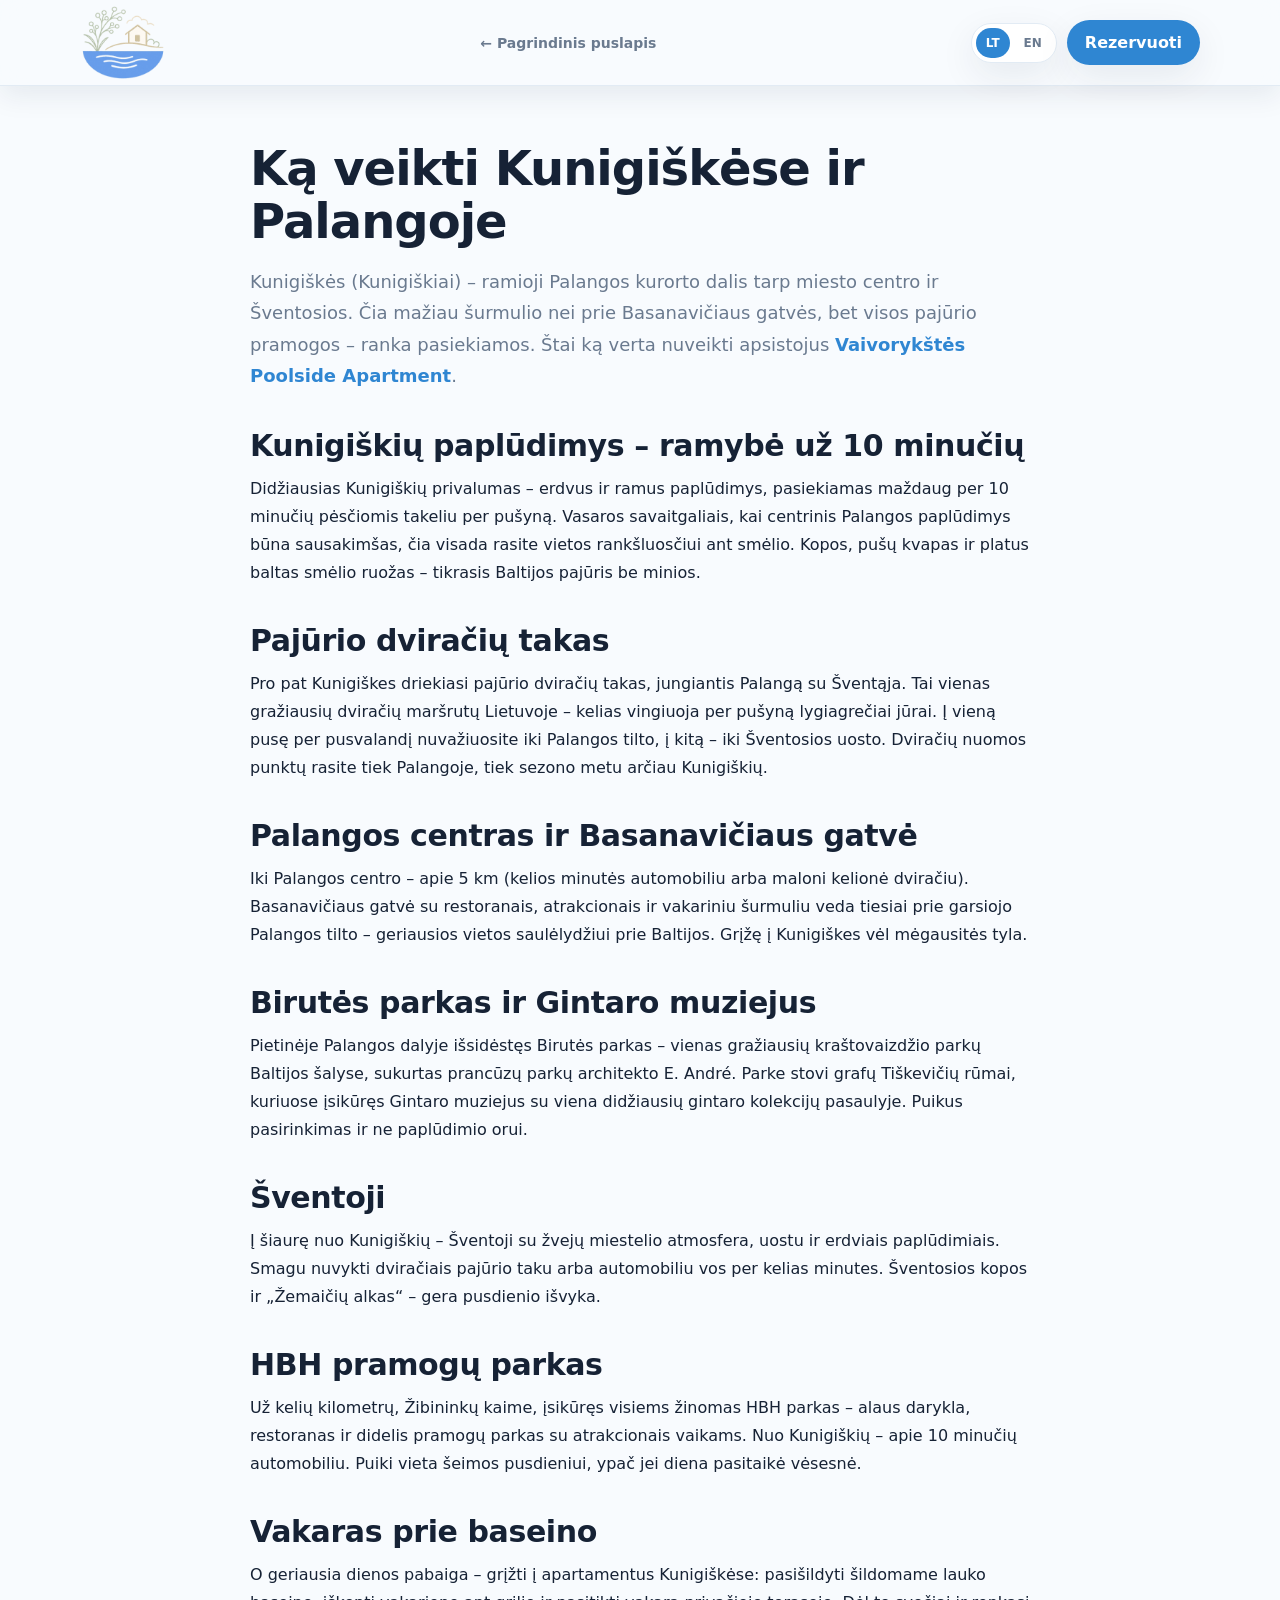
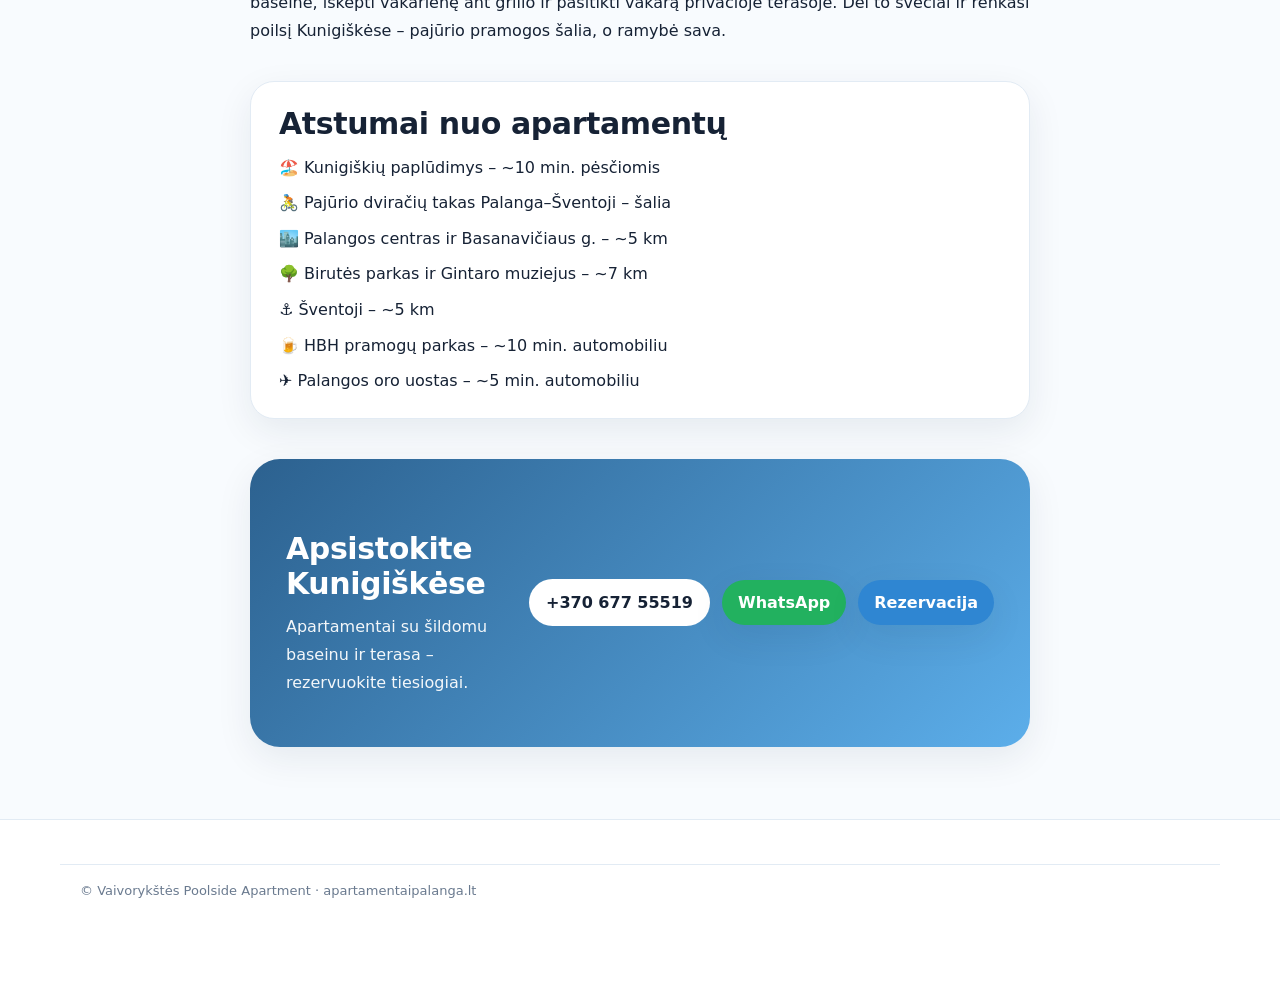
<file: kunigiskes/index.html>
<!DOCTYPE html>
<html lang="lt">
<head>
  <meta charset="UTF-8">
  <meta name="viewport" content="width=device-width, initial-scale=1.0">
  <title>Ką veikti Kunigiškėse ir Palangoje | Vaivorykštės Poolside Apartment</title>
  <meta name="description" content="Ką veikti Kunigiškėse ir Palangoje: ramus paplūdimys už 10 min. pėsčiomis, pajūrio dviračių takas, Basanavičiaus gatvė, Birutės parkas, Šventoji ir HBH. Poilsio gidas apsistojusiems Kunigiškėse.">
  <meta name="robots" content="index, follow, max-image-preview:large">
  <link rel="canonical" href="https://apartamentaipalanga.lt/kunigiskes/">
  <link rel="alternate" hreflang="lt" href="https://apartamentaipalanga.lt/kunigiskes/">
  <link rel="alternate" hreflang="en" href="https://apartamentaipalanga.lt/en/kunigiskes/">
  <link rel="alternate" hreflang="x-default" href="https://apartamentaipalanga.lt/kunigiskes/">
  <meta name="theme-color" content="#2f86d2">
  <meta property="og:type" content="article">
  <meta property="og:locale" content="lt_LT">
  <meta property="og:site_name" content="Vaivorykštės Poolside Apartment">
  <meta property="og:title" content="Ką veikti Kunigiškėse ir Palangoje – poilsio gidas">
  <meta property="og:description" content="Ramus paplūdimys, dviračių takai, Basanavičiaus gatvė, Birutės parkas, Šventoji ir HBH – ką aplankyti apsistojus Kunigiškėse.">
  <meta property="og:url" content="https://apartamentaipalanga.lt/kunigiskes/">
  <meta property="og:image" content="https://apartamentaipalanga.lt/assets/og-image.jpg">
  <link rel="icon" type="image/png" href="../assets/favicon-v2-32.png">
  <link rel="apple-touch-icon" href="../assets/favicon-v2-180.png">
  <link rel="stylesheet" href="../styles.css">
  <script type="application/ld+json">
{
  "@context": "https://schema.org",
  "@type": "Article",
  "headline": "Ką veikti Kunigiškėse ir Palangoje",
  "description": "Poilsio gidas apsistojusiems Kunigiškėse: paplūdimys, dviračių takai, Palangos centras, Birutės parkas, Šventoji ir HBH.",
  "image": "https://apartamentaipalanga.lt/assets/og-image.jpg",
  "inLanguage": "lt",
  "author": {
    "@type": "Organization",
    "name": "Vaivorykštės Poolside Apartment",
    "url": "https://apartamentaipalanga.lt/"
  },
  "publisher": {
    "@type": "Organization",
    "name": "Vaivorykštės Poolside Apartment"
  },
  "mainEntityOfPage": "https://apartamentaipalanga.lt/kunigiskes/"
}
  </script>
  <script type="application/ld+json">
{
  "@context": "https://schema.org",
  "@type": "BreadcrumbList",
  "itemListElement": [
    { "@type": "ListItem", "position": 1, "name": "Pradžia", "item": "https://apartamentaipalanga.lt/" },
    { "@type": "ListItem", "position": 2, "name": "Ką veikti Kunigiškėse", "item": "https://apartamentaipalanga.lt/kunigiskes/" }
  ]
}
  </script>
</head>
<body class="article-page">
  <header class="topbar">
    <div class="container nav">
      <a href="../" class="brand brand-logo-only" aria-label="Pradžia"><img src="../assets/header-logo-small.png" alt="Vaivorykštės Poolside Apartment logo" class="header-logo" width="240" height="215"></a>
      <nav class="nav-links article-nav">
        <a href="../">← Pagrindinis puslapis</a>
      </nav>
      <div class="nav-actions">
        <div class="lang-switch" aria-label="Language switcher">
          <a class="lang-btn active" href="./">LT</a>
          <a class="lang-btn" href="../en/kunigiskes/">EN</a>
        </div>
        <a class="btn btn-primary" href="../#rezervacija">Rezervuoti</a>
      </div>
    </div>
  </header>

  <main class="article-main">
    <article class="container article-content">
      <h1>Ką veikti Kunigiškėse ir Palangoje</h1>
      <p class="article-lead">Kunigiškės (Kunigiškiai) – ramioji Palangos kurorto dalis tarp miesto centro ir Šventosios. Čia mažiau šurmulio nei prie Basanavičiaus gatvės, bet visos pajūrio pramogos – ranka pasiekiamos. Štai ką verta nuveikti apsistojus <a href="../">Vaivorykštės Poolside Apartment</a>.</p>

      <h2>Kunigiškių paplūdimys – ramybė už 10 minučių</h2>
      <p>Didžiausias Kunigiškių privalumas – erdvus ir ramus paplūdimys, pasiekiamas maždaug per 10 minučių pėsčiomis takeliu per pušyną. Vasaros savaitgaliais, kai centrinis Palangos paplūdimys būna sausakimšas, čia visada rasite vietos rankšluosčiui ant smėlio. Kopos, pušų kvapas ir platus baltas smėlio ruožas – tikrasis Baltijos pajūris be minios.</p>

      <h2>Pajūrio dviračių takas</h2>
      <p>Pro pat Kunigiškes driekiasi pajūrio dviračių takas, jungiantis Palangą su Šventąja. Tai vienas gražiausių dviračių maršrutų Lietuvoje – kelias vingiuoja per pušyną lygiagrečiai jūrai. Į vieną pusę per pusvalandį nuvažiuosite iki Palangos tilto, į kitą – iki Šventosios uosto. Dviračių nuomos punktų rasite tiek Palangoje, tiek sezono metu arčiau Kunigiškių.</p>

      <h2>Palangos centras ir Basanavičiaus gatvė</h2>
      <p>Iki Palangos centro – apie 5 km (kelios minutės automobiliu arba maloni kelionė dviračiu). Basanavičiaus gatvė su restoranais, atrakcionais ir vakariniu šurmuliu veda tiesiai prie garsiojo Palangos tilto – geriausios vietos saulėlydžiui prie Baltijos. Grįžę į Kunigiškes vėl mėgausitės tyla.</p>

      <h2>Birutės parkas ir Gintaro muziejus</h2>
      <p>Pietinėje Palangos dalyje išsidėstęs Birutės parkas – vienas gražiausių kraštovaizdžio parkų Baltijos šalyse, sukurtas prancūzų parkų architekto E. André. Parke stovi grafų Tiškevičių rūmai, kuriuose įsikūręs Gintaro muziejus su viena didžiausių gintaro kolekcijų pasaulyje. Puikus pasirinkimas ir ne paplūdimio orui.</p>

      <h2>Šventoji</h2>
      <p>Į šiaurę nuo Kunigiškių – Šventoji su žvejų miestelio atmosfera, uostu ir erdviais paplūdimiais. Smagu nuvykti dviračiais pajūrio taku arba automobiliu vos per kelias minutes. Šventosios kopos ir „Žemaičių alkas“ – gera pusdienio išvyka.</p>

      <h2>HBH pramogų parkas</h2>
      <p>Už kelių kilometrų, Žibininkų kaime, įsikūręs visiems žinomas HBH parkas – alaus darykla, restoranas ir didelis pramogų parkas su atrakcionais vaikams. Nuo Kunigiškių – apie 10 minučių automobiliu. Puiki vieta šeimos pusdieniui, ypač jei diena pasitaikė vėsesnė.</p>

      <h2>Vakaras prie baseino</h2>
      <p>O geriausia dienos pabaiga – grįžti į apartamentus Kunigiškėse: pasišildyti šildomame lauko baseine, iškepti vakarienę ant grilio ir pasitikti vakarą privačioje terasoje. Dėl to svečiai ir renkasi poilsį Kunigiškėse – pajūrio pramogos šalia, o ramybė sava.</p>

      <div class="article-distances">
        <h2>Atstumai nuo apartamentų</h2>
        <ul>
          <li>🏖️ Kunigiškių paplūdimys – ~10 min. pėsčiomis</li>
          <li>🚴 Pajūrio dviračių takas Palanga–Šventoji – šalia</li>
          <li>🏙️ Palangos centras ir Basanavičiaus g. – ~5 km</li>
          <li>🌳 Birutės parkas ir Gintaro muziejus – ~7 km</li>
          <li>⚓ Šventoji – ~5 km</li>
          <li>🍺 HBH pramogų parkas – ~10 min. automobiliu</li>
          <li>✈️ Palangos oro uostas – ~5 min. automobiliu</li>
        </ul>
      </div>

      <div class="cta-box article-cta">
        <div>
          <h2 class="section-title">Apsistokite Kunigiškėse</h2>
          <p>Apartamentai su šildomu baseinu ir terasa – rezervuokite tiesiogiai.</p>
        </div>
        <div class="cta-actions">
          <a class="btn btn-secondary contact-btn" href="tel:+37067755519">+370 677 55519</a>
          <a class="btn btn-whatsapp" href="https://wa.me/37067755519?text=Sveiki%2C%20domina%20apartamentai%20Palangoje.%20Ar%20turite%20laisv%C5%B3%20dat%C5%B3%3F" target="_blank" rel="noopener">WhatsApp</a>
          <a class="btn btn-primary" href="../#rezervacija">Rezervacija</a>
        </div>
      </div>
    </article>
  </main>

  <footer class="footer">
    <div class="container footer-copy">© Vaivorykštės Poolside Apartment · <a href="../">apartamentaipalanga.lt</a></div>
  </footer>
  <script>
    // Atidarius iš disko (file://), nuorodos į katalogus papildomos index.html
    if(window.location.protocol === 'file:'){
      document.querySelectorAll('a[href]').forEach(link => {
        const href = link.getAttribute('href');
        const match = href && !/^(https?:)?\/\//.test(href) && !href.startsWith('#')
          ? href.match(/^(.*\/)(#.*)?$/)
          : null;
        if(match) link.setAttribute('href', `${match[1]}index.html${match[2] || ''}`);
      });
    }
  </script>
</body>
</html>
</file>
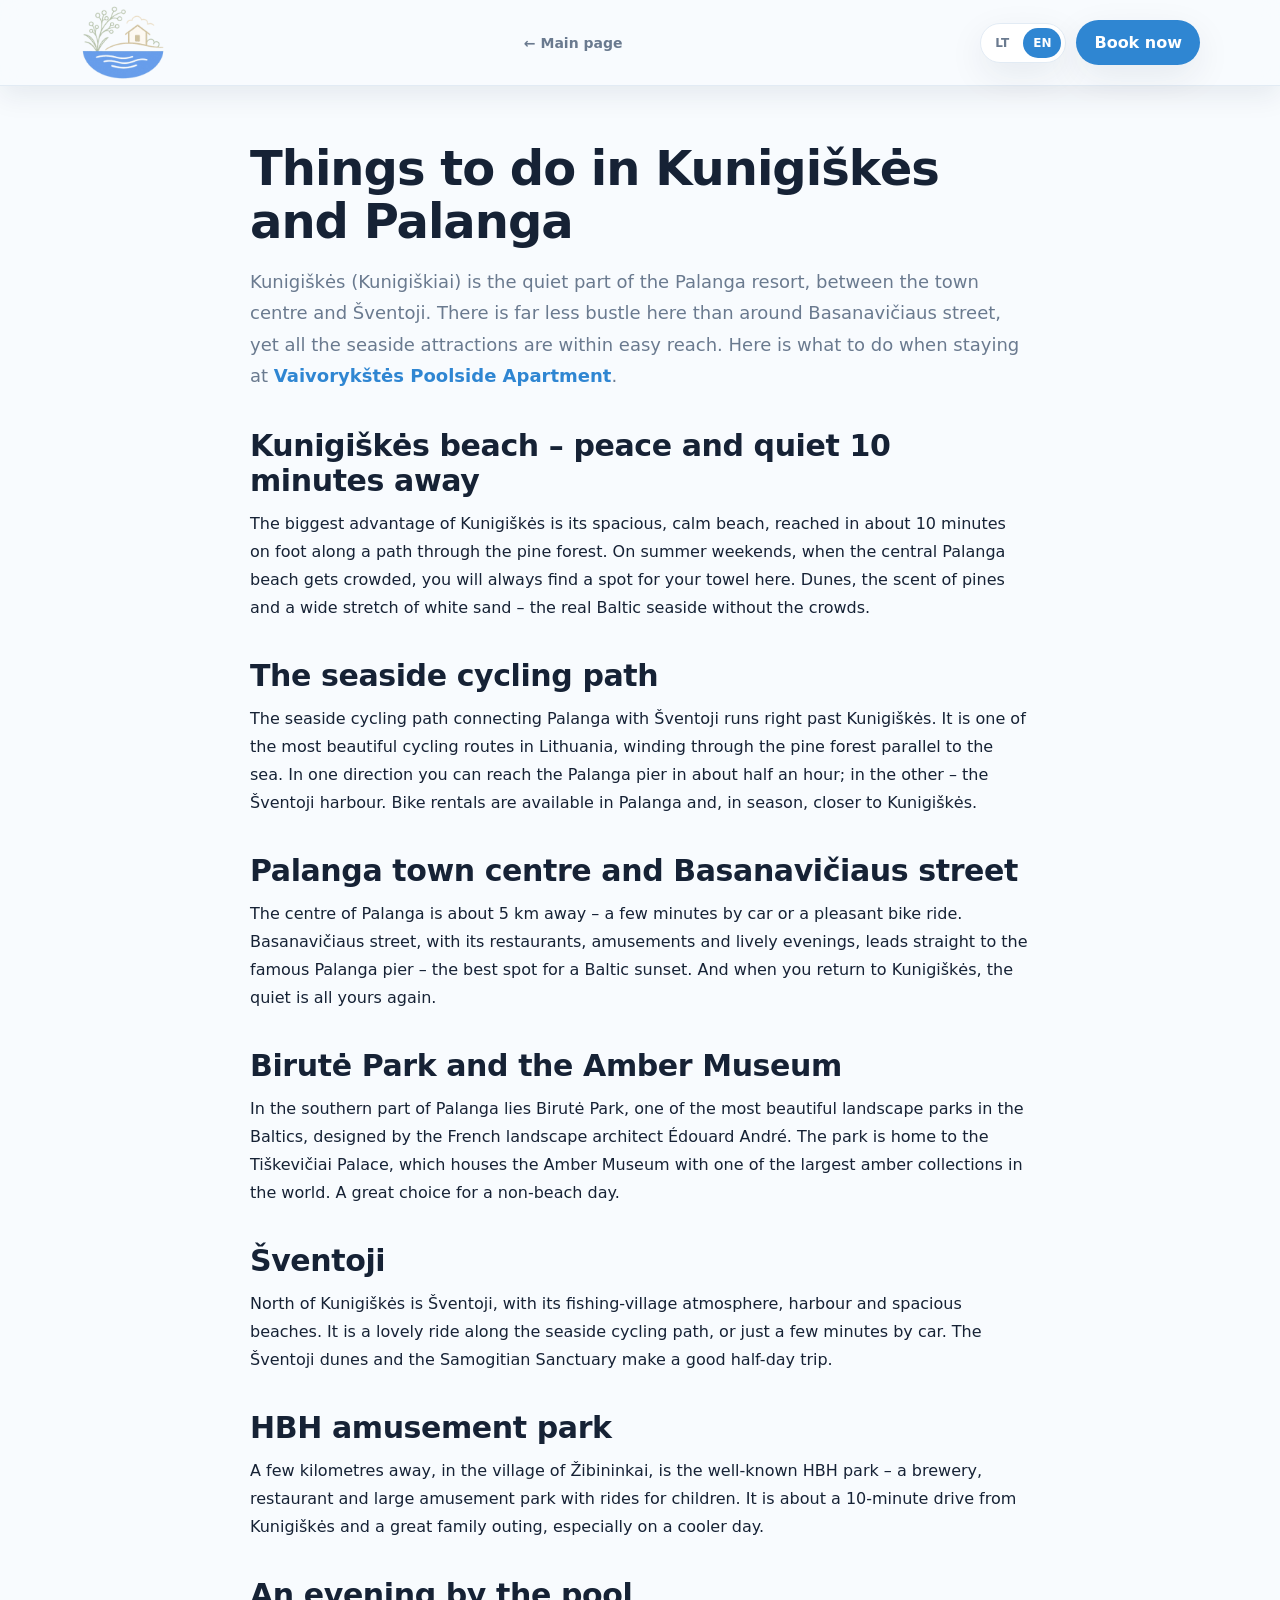
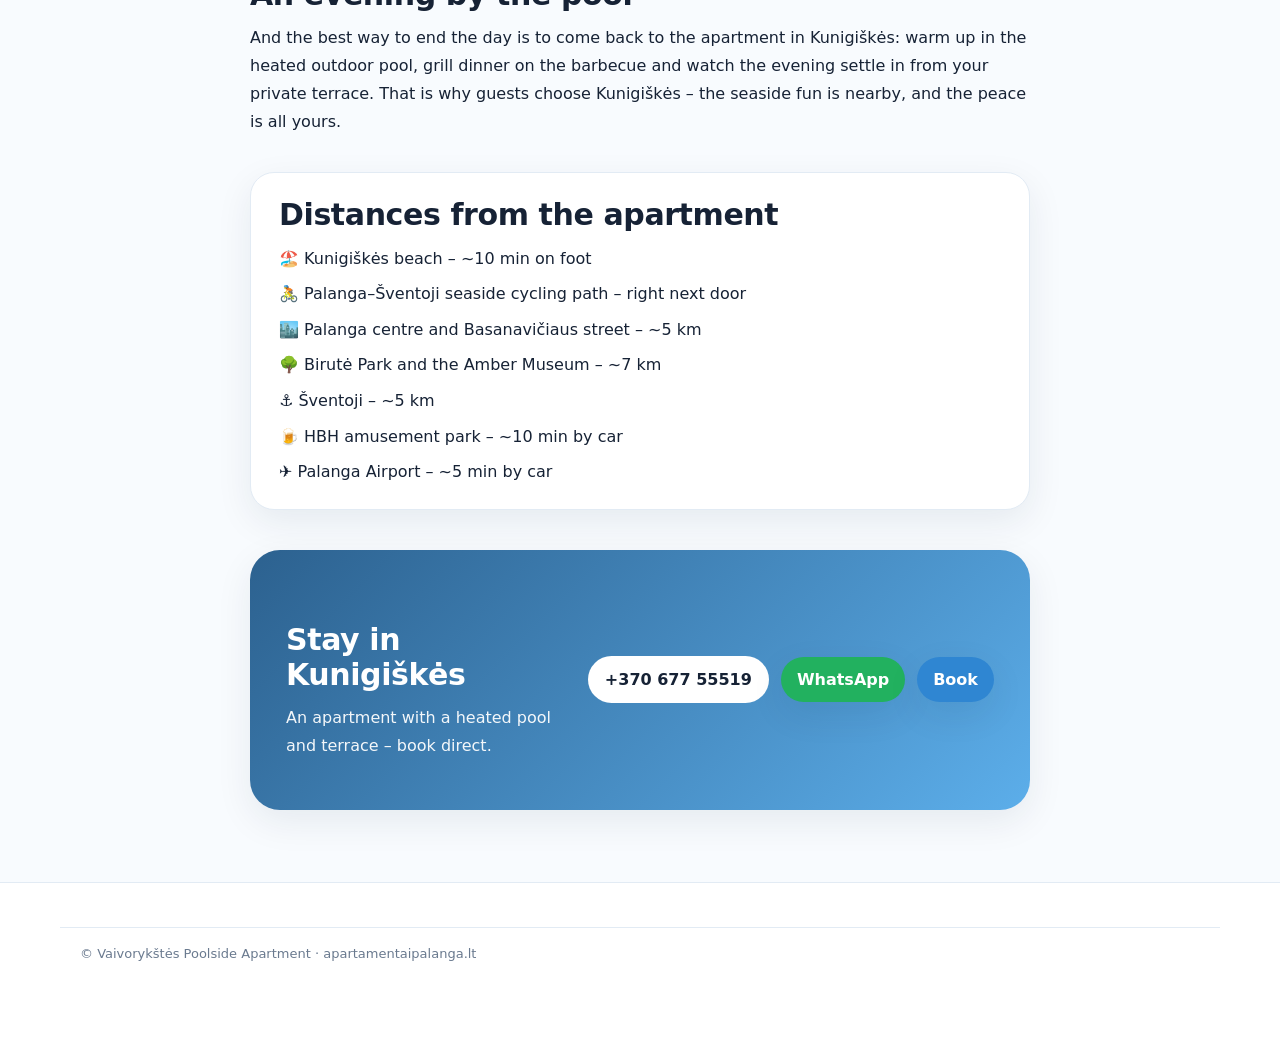
<file: en/kunigiskes/index.html>
<!DOCTYPE html>
<html lang="en">
<head>
  <meta charset="UTF-8">
  <meta name="viewport" content="width=device-width, initial-scale=1.0">
  <title>Things to do in Kunigiškės and Palanga | Vaivorykštės Poolside Apartment</title>
  <meta name="description" content="Things to do in Kunigiškės and Palanga: a quiet beach 10 minutes away, the seaside cycling path, Basanavičiaus street, Birutė Park, Šventoji and HBH. A holiday guide for guests staying in Kunigiškės.">
  <meta name="robots" content="index, follow, max-image-preview:large">
  <link rel="canonical" href="https://apartamentaipalanga.lt/en/kunigiskes/">
  <link rel="alternate" hreflang="lt" href="https://apartamentaipalanga.lt/kunigiskes/">
  <link rel="alternate" hreflang="en" href="https://apartamentaipalanga.lt/en/kunigiskes/">
  <link rel="alternate" hreflang="x-default" href="https://apartamentaipalanga.lt/kunigiskes/">
  <meta name="theme-color" content="#2f86d2">
  <meta property="og:type" content="article">
  <meta property="og:locale" content="en_US">
  <meta property="og:site_name" content="Vaivorykštės Poolside Apartment">
  <meta property="og:title" content="Things to do in Kunigiškės and Palanga – holiday guide">
  <meta property="og:description" content="A quiet beach, seaside cycling paths, Basanavičiaus street, Birutė Park, Šventoji and HBH – what to see when staying in Kunigiškės.">
  <meta property="og:url" content="https://apartamentaipalanga.lt/en/kunigiskes/">
  <meta property="og:image" content="https://apartamentaipalanga.lt/assets/og-image.jpg">
  <link rel="icon" type="image/png" href="../../assets/favicon-v2-32.png">
  <link rel="apple-touch-icon" href="../../assets/favicon-v2-180.png">
  <link rel="stylesheet" href="../../styles.css">
  <script type="application/ld+json">
{
  "@context": "https://schema.org",
  "@type": "Article",
  "headline": "Things to do in Kunigiškės and Palanga",
  "description": "A holiday guide for guests staying in Kunigiškės: the beach, cycling paths, Palanga town centre, Birutė Park, Šventoji and HBH.",
  "image": "https://apartamentaipalanga.lt/assets/og-image.jpg",
  "inLanguage": "en",
  "author": {
    "@type": "Organization",
    "name": "Vaivorykštės Poolside Apartment",
    "url": "https://apartamentaipalanga.lt/"
  },
  "publisher": {
    "@type": "Organization",
    "name": "Vaivorykštės Poolside Apartment"
  },
  "mainEntityOfPage": "https://apartamentaipalanga.lt/en/kunigiskes/"
}
  </script>
  <script type="application/ld+json">
{
  "@context": "https://schema.org",
  "@type": "BreadcrumbList",
  "itemListElement": [
    { "@type": "ListItem", "position": 1, "name": "Home", "item": "https://apartamentaipalanga.lt/en/" },
    { "@type": "ListItem", "position": 2, "name": "Things to do in Kunigiškės", "item": "https://apartamentaipalanga.lt/en/kunigiskes/" }
  ]
}
  </script>
</head>
<body class="article-page">
  <header class="topbar">
    <div class="container nav">
      <a href="../" class="brand brand-logo-only" aria-label="Home"><img src="../../assets/header-logo-small.png" alt="Vaivorykštės Poolside Apartment logo" class="header-logo" width="240" height="215"></a>
      <nav class="nav-links article-nav">
        <a href="../">← Main page</a>
      </nav>
      <div class="nav-actions">
        <div class="lang-switch" aria-label="Language switcher">
          <a class="lang-btn" href="../../kunigiskes/">LT</a>
          <a class="lang-btn active" href="./">EN</a>
        </div>
        <a class="btn btn-primary" href="../#rezervacija">Book now</a>
      </div>
    </div>
  </header>

  <main class="article-main">
    <article class="container article-content">
      <h1>Things to do in Kunigiškės and Palanga</h1>
      <p class="article-lead">Kunigiškės (Kunigiškiai) is the quiet part of the Palanga resort, between the town centre and Šventoji. There is far less bustle here than around Basanavičiaus street, yet all the seaside attractions are within easy reach. Here is what to do when staying at <a href="../">Vaivorykštės Poolside Apartment</a>.</p>

      <h2>Kunigiškės beach – peace and quiet 10 minutes away</h2>
      <p>The biggest advantage of Kunigiškės is its spacious, calm beach, reached in about 10 minutes on foot along a path through the pine forest. On summer weekends, when the central Palanga beach gets crowded, you will always find a spot for your towel here. Dunes, the scent of pines and a wide stretch of white sand – the real Baltic seaside without the crowds.</p>

      <h2>The seaside cycling path</h2>
      <p>The seaside cycling path connecting Palanga with Šventoji runs right past Kunigiškės. It is one of the most beautiful cycling routes in Lithuania, winding through the pine forest parallel to the sea. In one direction you can reach the Palanga pier in about half an hour; in the other – the Šventoji harbour. Bike rentals are available in Palanga and, in season, closer to Kunigiškės.</p>

      <h2>Palanga town centre and Basanavičiaus street</h2>
      <p>The centre of Palanga is about 5 km away – a few minutes by car or a pleasant bike ride. Basanavičiaus street, with its restaurants, amusements and lively evenings, leads straight to the famous Palanga pier – the best spot for a Baltic sunset. And when you return to Kunigiškės, the quiet is all yours again.</p>

      <h2>Birutė Park and the Amber Museum</h2>
      <p>In the southern part of Palanga lies Birutė Park, one of the most beautiful landscape parks in the Baltics, designed by the French landscape architect Édouard André. The park is home to the Tiškevičiai Palace, which houses the Amber Museum with one of the largest amber collections in the world. A great choice for a non-beach day.</p>

      <h2>Šventoji</h2>
      <p>North of Kunigiškės is Šventoji, with its fishing-village atmosphere, harbour and spacious beaches. It is a lovely ride along the seaside cycling path, or just a few minutes by car. The Šventoji dunes and the Samogitian Sanctuary make a good half-day trip.</p>

      <h2>HBH amusement park</h2>
      <p>A few kilometres away, in the village of Žibininkai, is the well-known HBH park – a brewery, restaurant and large amusement park with rides for children. It is about a 10-minute drive from Kunigiškės and a great family outing, especially on a cooler day.</p>

      <h2>An evening by the pool</h2>
      <p>And the best way to end the day is to come back to the apartment in Kunigiškės: warm up in the heated outdoor pool, grill dinner on the barbecue and watch the evening settle in from your private terrace. That is why guests choose Kunigiškės – the seaside fun is nearby, and the peace is all yours.</p>

      <div class="article-distances">
        <h2>Distances from the apartment</h2>
        <ul>
          <li>🏖️ Kunigiškės beach – ~10 min on foot</li>
          <li>🚴 Palanga–Šventoji seaside cycling path – right next door</li>
          <li>🏙️ Palanga centre and Basanavičiaus street – ~5 km</li>
          <li>🌳 Birutė Park and the Amber Museum – ~7 km</li>
          <li>⚓ Šventoji – ~5 km</li>
          <li>🍺 HBH amusement park – ~10 min by car</li>
          <li>✈️ Palanga Airport – ~5 min by car</li>
        </ul>
      </div>

      <div class="cta-box article-cta">
        <div>
          <h2 class="section-title">Stay in Kunigiškės</h2>
          <p>An apartment with a heated pool and terrace – book direct.</p>
        </div>
        <div class="cta-actions">
          <a class="btn btn-secondary contact-btn" href="tel:+37067755519">+370 677 55519</a>
          <a class="btn btn-whatsapp" href="https://wa.me/37067755519?text=Hello%2C%20I%27m%20interested%20in%20the%20apartment%20in%20Palanga.%20Do%20you%20have%20available%20dates%3F" target="_blank" rel="noopener">WhatsApp</a>
          <a class="btn btn-primary" href="../#rezervacija">Book</a>
        </div>
      </div>
    </article>
  </main>

  <footer class="footer">
    <div class="container footer-copy">© Vaivorykštės Poolside Apartment · <a href="../">apartamentaipalanga.lt</a></div>
  </footer>
  <script>
    // When opened from disk (file://), directory links need explicit index.html
    if(window.location.protocol === 'file:'){
      document.querySelectorAll('a[href]').forEach(link => {
        const href = link.getAttribute('href');
        const match = href && !/^(https?:)?\/\//.test(href) && !href.startsWith('#')
          ? href.match(/^(.*\/)(#.*)?$/)
          : null;
        if(match) link.setAttribute('href', `${match[1]}index.html${match[2] || ''}`);
      });
    }
  </script>
</body>
</html>
</file>
<file: styles.css>
/* ============================================================
   Vaivorykštės Poolside Apartment — styles.css
   Struktūra:
   1. Kintamieji ir bazė        7. Kainos
   2. Išdėstymas ir sekcijos    8. Informacija
   3. Mygtukai                  9. Kalendorius ir lokacija
   4. Viršutinė juosta / meniu 10. Atsiliepimai ir DUK
   5. Hero                     11. CTA ir poraštė
   6. Patogumai ir galerija    12. Lightbox
                               13. Straipsnio puslapis
   Breakpoint'ai: 1100px, 980px, 900px, 760px
   ============================================================ */

/* === 1. Kintamieji ir bazė === */
:root{
  --bg:#f4f8fc;
  --surface:#ffffff;
  --text:#162235;
  --muted:#6a7a8f;
  --line:#e2ebf4;
  --brand:#5caeea;
  --brand-dark:#2f86d2;
  --brand-soft:#eef7fe;
  --tint:#f3f8fd;
  --shadow:0 12px 36px rgba(15,35,60,.08);
  --radius:24px;
  --max:1160px;
  --vv-bottom-offset:0px;
}
*{box-sizing:border-box}
html{scroll-behavior:smooth}
body{margin:0;font-family:Inter,system-ui,-apple-system,BlinkMacSystemFont,"Segoe UI",Roboto,Arial,sans-serif;color:var(--text);background:#f8fbfe}
img{max-width:100%;display:block}
button{font:inherit}
a{text-decoration:none;color:inherit}

/* === 2. Išdėstymas ir sekcijos === */
.container{max-width:var(--max);margin:0 auto;padding:0 20px}
.section{padding:72px 0}
.section-plain{background:#fff}
.section-tint{background:var(--tint)}
.section-title{margin:0;font-size:clamp(28px,3vw,40px);letter-spacing:-.5px}
.section-head{display:flex;justify-content:space-between;align-items:end;gap:20px;margin-bottom:28px}
.section-head > div{max-width:100%}
.section-head h2{margin:0;font-size:clamp(28px,3vw,40px);letter-spacing:-.5px}
.section-head p{margin:0;max-width:58ch;color:var(--muted);line-height:1.6}
.hero-overlay + .section{padding-top:56px}
#apie,#patogumai,#galerija,#kainos,#informacija,#kalendorius,#lokacija,#atsiliepimai,#duk,#rezervacija{scroll-margin-top:76px}
@media (max-width:980px){
  .section{padding:60px 0}
}
@media (max-width:760px){
  .section{padding:48px 0}
  .section-head{margin-bottom:22px}
  .hero-overlay + .section{padding-top:36px}
}

/* === 3. Mygtukai === */
.btn{display:inline-flex;align-items:center;justify-content:center;padding:13px 18px;border-radius:999px;font-weight:700;transition:.2s transform,.2s background,.2s border-color}
.btn:hover{transform:translateY(-1px)}
.btn-primary{background:var(--brand-dark);color:#fff;box-shadow:var(--shadow)}
.btn-secondary{background:#fff;border:1px solid var(--line);color:var(--text)}
.btn-secondary.light{background:rgba(255,255,255,.15);border-color:rgba(255,255,255,.34);color:#fff}
.btn-whatsapp{background:#22b15f;color:#fff;box-shadow:var(--shadow)}

/* === 4. Viršutinė juosta ir meniu === */
.topbar{
  position:fixed;
  top:0;left:0;right:0;width:100%;
  z-index:60;
  background:rgba(248,251,254,.88);
  backdrop-filter:blur(12px);
  -webkit-backdrop-filter:blur(12px);
  border-bottom:1px solid var(--line);
}
.nav{min-height:76px;display:flex;align-items:center;justify-content:space-between;gap:20px}
.brand.brand-logo-only{display:flex;align-items:center;justify-content:flex-start;gap:0;flex:0 0 auto;padding:4px 0}
.header-logo{width:86px;height:auto;display:block;object-fit:contain}
.nav-links{display:flex;gap:18px;flex-wrap:wrap;color:var(--muted);font-size:14px}
.nav-actions{display:flex;gap:10px;align-items:center}
.lang-switch{display:inline-flex;align-items:center;padding:4px;border:1px solid var(--line);background:#fff;border-radius:999px;gap:4px;box-shadow:var(--shadow)}
.lang-btn{display:inline-block;border:0;background:transparent;color:var(--muted);font-weight:800;font-size:12px;padding:8px 10px;border-radius:999px;cursor:pointer;transition:.2s background,.2s color,.2s transform}
.lang-btn:hover{transform:translateY(-1px)}
.lang-btn.active{background:var(--brand-dark);color:#fff}
.nav-burger{
  display:none;
  flex-direction:column;justify-content:center;gap:5px;
  width:44px;height:44px;padding:10px;
  border:1px solid var(--line);border-radius:12px;background:#fff;
  cursor:pointer;flex:0 0 auto;
}
.nav-burger span{display:block;height:2px;width:100%;border-radius:2px;background:var(--text);transition:transform .2s ease,opacity .2s ease}
.nav-burger.open span:nth-child(1){transform:translateY(7px) rotate(45deg)}
.nav-burger.open span:nth-child(2){opacity:0}
.nav-burger.open span:nth-child(3){transform:translateY(-7px) rotate(-45deg)}
@media (min-width:761px){
  .topbar{box-shadow:0 10px 28px rgba(15,35,60,.08)}
}
@media (max-width:980px){
  .header-logo{width:78px}
}
@media (max-width:760px){
  .topbar{position:absolute;background:rgba(248,251,254,.92);overflow-x:clip}
  .topbar .container.nav{
    display:grid;
    grid-template-columns:auto 1fr;
    align-items:center;
    column-gap:10px;row-gap:10px;
    padding:12px;
    min-height:auto;
  }
  .brand.brand-logo-only{padding-left:2px}
  .header-logo{width:68px}
  .nav-actions{min-width:0;gap:8px;justify-self:end;flex-wrap:nowrap}
  .nav-actions .btn-secondary{display:none}
  .nav-actions .btn-primary{flex:0 1 auto;min-width:0;padding:12px 14px;font-size:14px;white-space:nowrap}
  .lang-switch{order:-1;flex:0 0 auto;padding:3px}
  .lang-btn{padding:8px 11px;font-size:12px}
  .nav-burger{display:flex}
  .nav-links{
    display:none;
    position:absolute;
    top:100%;left:0;right:0;
    flex-direction:column;gap:0;
    background:#f8fbfe;
    border-bottom:1px solid var(--line);
    box-shadow:0 18px 34px rgba(15,35,60,.12);
    padding:8px 0;
  }
  .nav-links.open{display:flex}
  .nav-links a{padding:14px 20px;font-size:16px;color:var(--text);border-bottom:1px solid var(--line)}
  .nav-links a:last-child{border-bottom:0}
}

/* === 5. Hero === */
.hero-overlay{padding:0}
.hero-overlay .container{max-width:100%;padding:0}
.hero-overlay-box{position:relative;min-height:100dvh;height:100dvh;border-radius:0;overflow:hidden}
.hero-bg{width:100%;min-height:100dvh;height:100dvh;object-fit:cover;object-position:center center}
.hero-shade{
  position:absolute;inset:0;
  min-height:100dvh;height:100dvh;
  background:linear-gradient(90deg,rgba(8,19,31,.24) 0%,rgba(8,19,31,.12) 28%,rgba(8,19,31,0) 54%);
}
.hero-overlay-content{
  position:absolute;
  left:max(40px, calc((100vw - 1160px)/2 + 20px));
  top:50%;
  transform:translateY(-42%);
  max-width:min(720px, calc(100vw - 84px));
  padding:34px 38px 32px;
  border-radius:32px;
  background:linear-gradient(180deg,rgba(10,27,43,.34) 0%,rgba(10,27,43,.22) 100%);
  border:1px solid rgba(255,255,255,.18);
  backdrop-filter:blur(10px) saturate(120%);
  -webkit-backdrop-filter:blur(10px) saturate(120%);
  box-shadow:0 18px 48px rgba(7,20,34,.18);
  text-shadow:0 3px 18px rgba(0,0,0,.30);
  color:#fff;
  z-index:2;
}
.hero-rating{
  display:inline-block;
  margin:0 0 14px;
  padding:8px 14px;
  border-radius:999px;
  background:rgba(255,255,255,.14);
  border:1px solid rgba(255,255,255,.16);
  color:#fff;
  font-size:14px;
  font-weight:600;
  letter-spacing:.01em;
}
.hero-brand{
  margin:18px 0 0;
  font-size:13px;
  font-weight:800;
  letter-spacing:.18em;
  text-transform:uppercase;
  color:rgba(255,255,255,.85);
}
.hero-overlay-content h1{
  margin:10px 0 14px;
  max-width:13.5ch;
  font-size:clamp(48px,4.8vw,74px);
  line-height:1.02;
  letter-spacing:-1.8px;
}
.hero-overlay-content p{
  margin:0;
  max-width:42ch;
  font-size:clamp(19px,1.7vw,24px);
  line-height:1.55;
  color:rgba(255,255,255,.98);
}
.hero-overlay-content p strong{color:#fff;font-weight:700}
.hero-actions{display:flex;gap:14px;flex-wrap:wrap;margin-top:26px}
.hero-actions .btn{min-height:50px;padding:14px 20px}
@media (max-width:1100px){
  .hero-overlay-content{
    left:28px;
    transform:translateY(-40%);
    max-width:min(620px, calc(100vw - 56px));
    padding:28px 30px 26px;
  }
  .hero-overlay-content h1{font-size:clamp(40px,6vw,62px);max-width:14ch}
  .hero-bg{object-position:62% center}
}
@media (max-width:760px){
  .hero-bg{object-position:68% center}
  .hero-shade{background:linear-gradient(180deg,rgba(8,19,31,.16) 0%,rgba(8,19,31,.08) 26%,rgba(8,19,31,0) 48%)}
  .hero-overlay-content{
    left:16px;right:16px;top:108px;
    transform:none;
    max-width:none;
    padding:20px 18px 18px;
    border-radius:24px;
  }
  .hero-rating{margin-bottom:12px;font-size:13px}
  .hero-brand{margin-top:12px;font-size:11px;letter-spacing:.15em}
  .hero-overlay-content h1{max-width:none;font-size:clamp(27px,7.6vw,36px);line-height:1.08;letter-spacing:-.7px}
  .hero-overlay-content p{max-width:none;font-size:15.5px;line-height:1.5}
  .hero-actions{display:grid;grid-template-columns:1fr;gap:10px}
  .hero-actions .btn{width:100%;padding:14px 18px}
}

/* SEO įvado kortelė */
.seo-intro-section{padding-top:56px}
.seo-intro-card{
  background:#fff;
  border:1px solid var(--line);
  border-radius:28px;
  padding:34px 36px;
  box-shadow:var(--shadow);
  width:100%;
}
.seo-intro-card h2{margin:0 0 18px;font-size:clamp(28px,3vw,42px);line-height:1.12;letter-spacing:-.6px}
.seo-intro-card p{margin:0;color:var(--muted);font-size:16px;line-height:1.75;text-wrap:pretty}
.seo-intro-card p strong{color:var(--text);font-weight:700}
.seo-intro-card p + p{margin-top:14px}
@media (max-width:760px){
  .seo-intro-section{padding-top:36px}
  .seo-intro-card{padding:24px 20px;border-radius:24px}
  .seo-intro-card p{font-size:15px;line-height:1.68}
}

/* === 6. Patogumai ir galerija === */
.features{display:grid;grid-template-columns:repeat(3,1fr);gap:20px}
.feature{display:flex;gap:14px;align-items:flex-start;background:#fff;border:none;border-radius:20px;padding:18px;box-shadow:var(--shadow)}
.icon{width:44px;height:44px;border-radius:14px;display:flex;align-items:center;justify-content:center;background:var(--brand-soft);font-size:21px;flex:0 0 auto}
.feature h3{margin:0 0 6px;font-size:18px}
.feature p{margin:0;color:var(--muted);line-height:1.55;font-size:14px}

.gallery-grid{display:grid;grid-template-columns:2fr 1fr 1fr;grid-auto-rows:210px;gap:18px}
.gallery-item{border:0;padding:0;cursor:pointer;border-radius:24px;overflow:hidden;background:#e5eef7;position:relative;box-shadow:var(--shadow)}
.gallery-item.large{grid-row:span 2}
.gallery-item img{width:100%;height:100%;object-fit:cover;transition:transform .25s ease}
.gallery-item:hover img{transform:scale(1.03)}
.more-tile{background:linear-gradient(135deg,#d9ebfb 0%,#c7e2f8 100%);color:var(--brand-dark);font-weight:800;font-size:20px}
.more-tile::after{content:"";position:absolute;inset:0;background:linear-gradient(180deg,rgba(255,255,255,.08),rgba(255,255,255,0));pointer-events:none}
@media (max-width:980px){
  .features{grid-template-columns:1fr}
  .gallery-grid{grid-template-columns:1fr 1fr;grid-auto-rows:190px}
  .gallery-item.large{grid-row:auto;grid-column:span 2}
}
@media (max-width:760px){
  .features,.gallery-grid{gap:18px}
  .gallery-grid{grid-template-columns:1fr;grid-auto-rows:220px}
  .gallery-item.large{grid-column:auto}
}

/* === 7. Kainos === */
.pricing-grid{display:grid;grid-template-columns:repeat(3,1fr);gap:22px}
.price-card{position:relative;background:#fff;border:1px solid var(--line);border-radius:24px;padding:26px;box-shadow:var(--shadow)}
.price-card.featured{
  background:linear-gradient(180deg,#f6fbff 0%,#eef7fe 100%);
  border-color:#b9d7f2;
  transform:translateY(-4px);
  box-shadow:0 18px 42px rgba(47,134,210,.16);
}
.price-label{color:var(--muted);font-size:14px;font-weight:700;margin-bottom:10px}
.price-value{font-size:clamp(34px,4vw,46px);line-height:1;letter-spacing:-1.2px;font-weight:800;margin-bottom:12px;color:var(--text)}
.price-unit{color:var(--muted);font-size:13px;font-weight:600;margin:-8px 0 12px}
.price-card p{margin:0;color:var(--muted);line-height:1.65}
.pricing-note{margin:20px 0 0;color:var(--muted);line-height:1.7;font-size:15px;text-wrap:pretty}
@media (max-width:980px){
  .pricing-grid{grid-template-columns:1fr}
}
@media (max-width:760px){
  .pricing-grid{gap:18px}
}

/* === 8. Informacija === */
.info-panel{background:#fff;border:1px solid var(--line);border-radius:24px;padding:28px;box-shadow:var(--shadow)}
.info-list{list-style:none;margin:0;padding:0;display:grid;grid-template-columns:repeat(2,minmax(0,1fr));gap:14px 24px}
.info-list li{display:flex;align-items:flex-start;gap:12px;color:var(--text);line-height:1.6;min-width:0}
.info-bullet{width:32px;height:32px;border-radius:10px;display:flex;align-items:center;justify-content:center;background:var(--brand-soft);flex:0 0 auto}
.info-list span:last-child{display:block;padding-top:3px}
@media (max-width:900px){
  .info-list{grid-template-columns:1fr}
}

/* === 9. Kalendorius ir lokacija === */
.calendar-wrap{position:relative;overflow:hidden;border-radius:24px;background:#fff;box-shadow:var(--shadow);height:672px}
.calendar-wrap iframe{display:block;width:100%;height:744px;border:0;background:#fff;margin:0 0 -72px}
@media (max-width:760px){
  .calendar-wrap{height:572px}
  .calendar-wrap iframe{height:644px;margin:0 0 -72px}
}

.location-grid{display:grid;grid-template-columns:.9fr 1.1fr;gap:28px;align-items:stretch}
.location-copy{background:#fff;border-radius:24px;padding:28px;box-shadow:var(--shadow)}
.location-copy h2{margin:0 0 14px}
.location-copy p{margin:0;color:var(--muted);line-height:1.8;font-size:16px}
.location-name{display:inline;font-weight:800;color:var(--text)}
.location-address{display:block;margin-top:14px;color:var(--text);font-weight:600}
.article-link{display:inline-block;margin-top:16px;color:var(--brand-dark);font-weight:700}
.article-link:hover{text-decoration:underline}
.map-box{overflow:hidden;border-radius:24px;box-shadow:var(--shadow)}
.map-box iframe{width:100%;height:100%;min-height:420px;border:0}
@media (max-width:980px){
  .location-grid{grid-template-columns:1fr}
}
@media (max-width:760px){
  .location-grid{gap:18px}
}

/* === 10. Atsiliepimai (karuselė) ir DUK === */
.reviews-head{margin-bottom:24px}
.reviews-head p{margin:8px 0 0;color:var(--muted);line-height:1.6}
.reviews-carousel{display:block}
.rev-viewport{width:100%;overflow:hidden;border-radius:24px}
.rev-track{display:flex;transition:transform .45s cubic-bezier(.4,.0,.2,1)}
.rev-card{
  flex:0 0 100%;
  box-sizing:border-box;
  display:flex;
  align-items:flex-start;
  gap:24px;
  background:#fff;
  border:1px solid var(--line);
  border-radius:24px;
  padding:36px;
  box-shadow:var(--shadow);
  min-height:230px;
}
.rev-avatar{
  flex:0 0 72px;width:72px;height:72px;
  border-radius:999px;
  display:flex;align-items:center;justify-content:center;
  background:linear-gradient(135deg,var(--brand) 0%,var(--brand-dark) 100%);
  color:#fff;font-size:30px;font-weight:800;
  box-shadow:0 8px 20px rgba(47,134,210,.28);
}
.rev-body{min-width:0;flex:1 1 auto}
.rev-stars{color:#f5b301;font-size:18px;letter-spacing:2px;margin-bottom:14px}
.rev-text{margin:0 0 18px;color:var(--text);line-height:1.7;font-size:clamp(17px,1.5vw,20px);font-style:italic}
.rev-meta{display:flex;align-items:center;flex-wrap:wrap;gap:8px 14px}
.rev-name{font-weight:800;color:var(--text)}
.rev-country{color:var(--muted);font-size:14px}
.rev-score{margin-left:auto;color:var(--brand-dark);font-weight:800;font-size:14px;background:var(--brand-soft);padding:5px 12px;border-radius:999px}
.rev-controls{display:flex;align-items:center;justify-content:center;gap:18px;margin-top:22px}
.rev-arrow{
  flex:0 0 auto;
  width:46px;height:46px;
  border-radius:999px;
  border:1px solid var(--line);
  background:#fff;
  color:var(--brand-dark);
  font-size:24px;line-height:1;
  cursor:pointer;
  display:flex;align-items:center;justify-content:center;
  box-shadow:var(--shadow);
  transition:transform .2s ease,background .2s ease;
}
.rev-arrow:hover{transform:translateY(-1px);background:var(--brand-soft)}
.rev-dots{display:flex;justify-content:center;gap:9px}
.rev-dot{
  width:9px;height:9px;padding:0;
  border:0;border-radius:999px;
  background:#cbd8e6;cursor:pointer;
  transition:width .25s ease,background .25s ease;
}
.rev-dot.active{width:26px;background:var(--brand-dark)}
.reviews-note{margin:22px 0 0;color:var(--muted);font-size:14px;line-height:1.6;text-align:center}
.reviews-note a{color:var(--brand-dark);font-weight:700}
.reviews-note a:hover{text-decoration:underline}
@media (max-width:760px){
  .rev-card{flex-direction:column;align-items:center;text-align:center;gap:16px;padding:28px 22px;min-height:0}
  .rev-meta{justify-content:center}
  .rev-score{margin-left:0}
}

.faq-list{display:grid;gap:12px}
.faq-item{background:#fff;border:1px solid var(--line);border-radius:18px;box-shadow:var(--shadow);overflow:hidden}
.faq-item summary{cursor:pointer;list-style:none;padding:18px 52px 18px 22px;font-weight:700;font-size:16px;position:relative}
.faq-item summary::-webkit-details-marker{display:none}
.faq-item summary::after{
  content:"+";
  position:absolute;
  right:20px;top:50%;
  transform:translateY(-50%);
  width:28px;height:28px;
  border-radius:999px;
  background:var(--brand-soft);
  color:var(--brand-dark);
  font-weight:800;font-size:18px;
  display:flex;align-items:center;justify-content:center;
}
.faq-item[open] summary::after{content:"−"}
.faq-item p{margin:0;padding:0 22px 18px;color:var(--muted);line-height:1.7;font-size:15px}

/* === 11. CTA ir poraštė === */
.cta-box{
  background:linear-gradient(135deg,#2c618f 0%,#5caeea 100%);
  color:#fff;
  border-radius:30px;
  padding:36px;
  display:grid;
  grid-template-columns:minmax(0,1fr) auto;
  align-items:center;
  justify-content:space-between;
  gap:24px;
  box-shadow:var(--shadow);
}
.cta-box > :first-child{min-width:0}
.cta-box h2{margin:0 0 10px}
.cta-box p{margin:0;opacity:.94}
.cta-actions{display:flex;flex-wrap:nowrap;align-items:center;justify-content:flex-end;gap:12px;flex:0 0 auto}
.cta-actions .btn{white-space:nowrap;flex:0 0 auto;padding:13px 16px}
.contact-btn{background:#fff;border:1px solid rgba(255,255,255,.35);color:var(--text);font-weight:800}
@media (max-width:980px){
  .cta-box{grid-template-columns:1fr}
  .cta-actions{justify-content:flex-start}
}
@media (max-width:760px){
  .cta-box{padding:24px 18px;border-radius:24px}
  .cta-box h2{font-size:clamp(24px,8vw,38px);line-height:1.05}
  .cta-box p{font-size:16px;line-height:1.4;max-width:22ch;margin-bottom:18px}
  .cta-actions{display:grid;grid-template-columns:1fr;gap:12px;width:100%}
  .cta-actions .btn{width:100%;min-width:0;white-space:normal;text-align:center;padding:15px 18px;font-size:16px}
}

.footer{padding:44px 0 86px;color:var(--muted);font-size:14px;border-top:1px solid var(--line);background:#fff}
.footer-grid{display:grid;grid-template-columns:repeat(3,1fr);gap:24px;padding-bottom:22px}
.footer-col strong{display:block;color:var(--text);font-size:14px;margin-bottom:8px}
.footer-col p{margin:0;font-size:14px;line-height:1.7;color:var(--muted)}
.footer-col a{color:var(--brand-dark)}
.footer-col a:hover{text-decoration:underline}
.footer-copy{border-top:1px solid var(--line);padding-top:18px;font-size:13px}
@media (max-width:760px){
  .footer{padding-bottom:120px}
  .footer-grid{grid-template-columns:1fr;gap:18px}
}

/* Fiksuotas mobilus rezervacijos mygtukas */
.sticky-mobile{
  position:fixed;
  left:0;right:0;
  bottom:var(--vv-bottom-offset,0px);
  z-index:50;
  background:rgba(255,255,255,.96);
  backdrop-filter:blur(10px);
  -webkit-backdrop-filter:blur(10px);
  border-top:1px solid var(--line);
  padding:12px 16px calc(12px + env(safe-area-inset-bottom,0px));
  transform:translateZ(0);
  display:none;
}
.sticky-mobile .btn{width:100%}
@media (max-width:760px){
  .sticky-mobile{display:block}
}

/* === 12. Lightbox === */
.lightbox{
  position:fixed;inset:0;
  background:rgba(11,18,28,.82);
  display:none;
  align-items:center;justify-content:center;
  z-index:80;
  padding:24px;
}
.lightbox.open{display:flex}
.lightbox-stage{
  width:min(1180px,92vw);
  max-width:min(1180px,92vw);
  height:min(92vh,920px);
  display:grid;
  grid-template-rows:auto minmax(0,1fr) auto;
  gap:18px;
  align-items:stretch;
}
.lightbox-status{
  justify-self:center;
  align-self:start;
  margin:6px 0 0;
  padding:8px 12px;
  border-radius:999px;
  background:rgba(9,15,23,.52);
  border:1px solid rgba(255,255,255,.14);
  color:#fff;
  font-size:14px;font-weight:700;letter-spacing:.02em;
}
.lightbox-media{min-height:0;width:100%;display:flex;align-items:center;justify-content:center;overflow:hidden}
#lightboxImage{
  display:block;
  max-width:100%;max-height:100%;
  width:auto;height:auto;
  object-fit:contain;
  border-radius:18px;
  box-shadow:0 20px 50px rgba(0,0,0,.35);
  background:#fff;
}
.lightbox-thumbs{
  display:flex;align-items:center;gap:10px;
  width:100%;
  min-height:76px;
  overflow-x:auto;overflow-y:hidden;
  padding:6px 2px 6px;
  scrollbar-width:thin;
  scrollbar-color:rgba(255,255,255,.4) transparent;
  overscroll-behavior-x:contain;
  overscroll-behavior-y:none;
}
.lightbox-thumbs::-webkit-scrollbar{height:8px}
.lightbox-thumbs::-webkit-scrollbar-thumb{background:rgba(255,255,255,.35);border-radius:999px}
.lightbox-thumb{
  flex:0 0 78px;width:78px;height:58px;
  padding:0;
  border:2px solid transparent;border-radius:12px;
  background:rgba(255,255,255,.1);
  overflow:hidden;cursor:pointer;opacity:.62;
  transition:opacity .2s ease,border-color .2s ease,transform .2s ease,box-shadow .2s ease;
}
.lightbox-thumb:hover{opacity:.9;transform:translateY(-1px)}
.lightbox-thumb.active{opacity:1;border-color:#fff;box-shadow:0 0 0 3px rgba(92,174,234,.32)}
.lightbox-thumb img{width:100%;height:100%;object-fit:cover;display:block}
.lightbox-close,.lightbox-nav{
  position:absolute;
  border:0;cursor:pointer;
  width:52px;height:52px;border-radius:999px;
  background:rgba(255,255,255,.15);
  color:#fff;font-size:32px;
  display:flex;align-items:center;justify-content:center;
  z-index:6;
}
.lightbox-close{top:22px;right:22px}
.lightbox-nav.prev{left:18px}
.lightbox-nav.next{right:18px}
@media (max-width:760px){
  .lightbox{padding:12px}
  .lightbox-stage{
    width:100%;max-width:none;
    height:auto;min-height:calc(100dvh - 24px);
    grid-template-rows:minmax(0,1fr);
    gap:0;
    position:relative;
  }
  .lightbox-status{
    position:absolute;
    top:8px;left:50%;
    transform:translateX(-50%);
    z-index:7;
    margin:0;
  }
  .lightbox-media{height:calc(100dvh - 24px);padding:56px 0 20px}
  .lightbox-thumbs{display:none}
  .lightbox-nav{
    width:48px;height:48px;
    top:50%;transform:translateY(-50%);
    font-size:24px;font-weight:700;color:#fff;
    background:rgba(8,19,31,.46);
    border:1px solid rgba(255,255,255,.28);
    backdrop-filter:blur(8px);
    -webkit-backdrop-filter:blur(8px);
  }
  .lightbox-nav.prev{left:10px}
  .lightbox-nav.next{right:10px}
  .lightbox-close{
    top:14px;right:14px;
    width:46px;height:46px;font-size:30px;
    background:rgba(8,19,31,.46);
    border:1px solid rgba(255,255,255,.28);
    backdrop-filter:blur(8px);
    -webkit-backdrop-filter:blur(8px);
  }
  #lightboxImage{max-width:calc(100vw - 24px);max-height:calc(100dvh - 100px);border-radius:16px}
}

/* === 13. Straipsnio puslapis === */
.article-page .article-main{padding-top:118px}
.article-nav a{color:var(--muted);font-weight:600}
.article-nav a:hover{color:var(--text)}
.article-content{max-width:820px;padding-top:24px;padding-bottom:72px}
.article-content h1{margin:0 0 18px;font-size:clamp(32px,4vw,48px);line-height:1.1;letter-spacing:-1px}
.article-lead{font-size:18px;line-height:1.7;color:var(--muted);margin:0 0 10px}
.article-content h2{margin:36px 0 12px;font-size:clamp(22px,2.6vw,30px);letter-spacing:-.4px}
.article-content p{margin:0 0 14px;line-height:1.75}
.article-content a{color:var(--brand-dark);font-weight:600}
.article-content a:hover{text-decoration:underline}
.article-distances{
  background:#fff;
  border:1px solid var(--line);
  border-radius:24px;
  padding:24px 28px;
  margin:36px 0;
  box-shadow:var(--shadow);
}
.article-distances h2{margin:0 0 14px}
.article-distances ul{list-style:none;margin:0;padding:0;display:grid;gap:10px}
.article-distances li{line-height:1.6}
.article-cta{margin-top:40px}
.article-cta a{font-weight:700}
.article-cta .btn-primary,.article-cta .btn-whatsapp{color:#fff}
.article-cta .contact-btn{color:var(--text)}
@media (max-width:760px){
  .article-page .article-main{padding-top:96px}
  .article-content{padding-bottom:48px}
}
</file>
